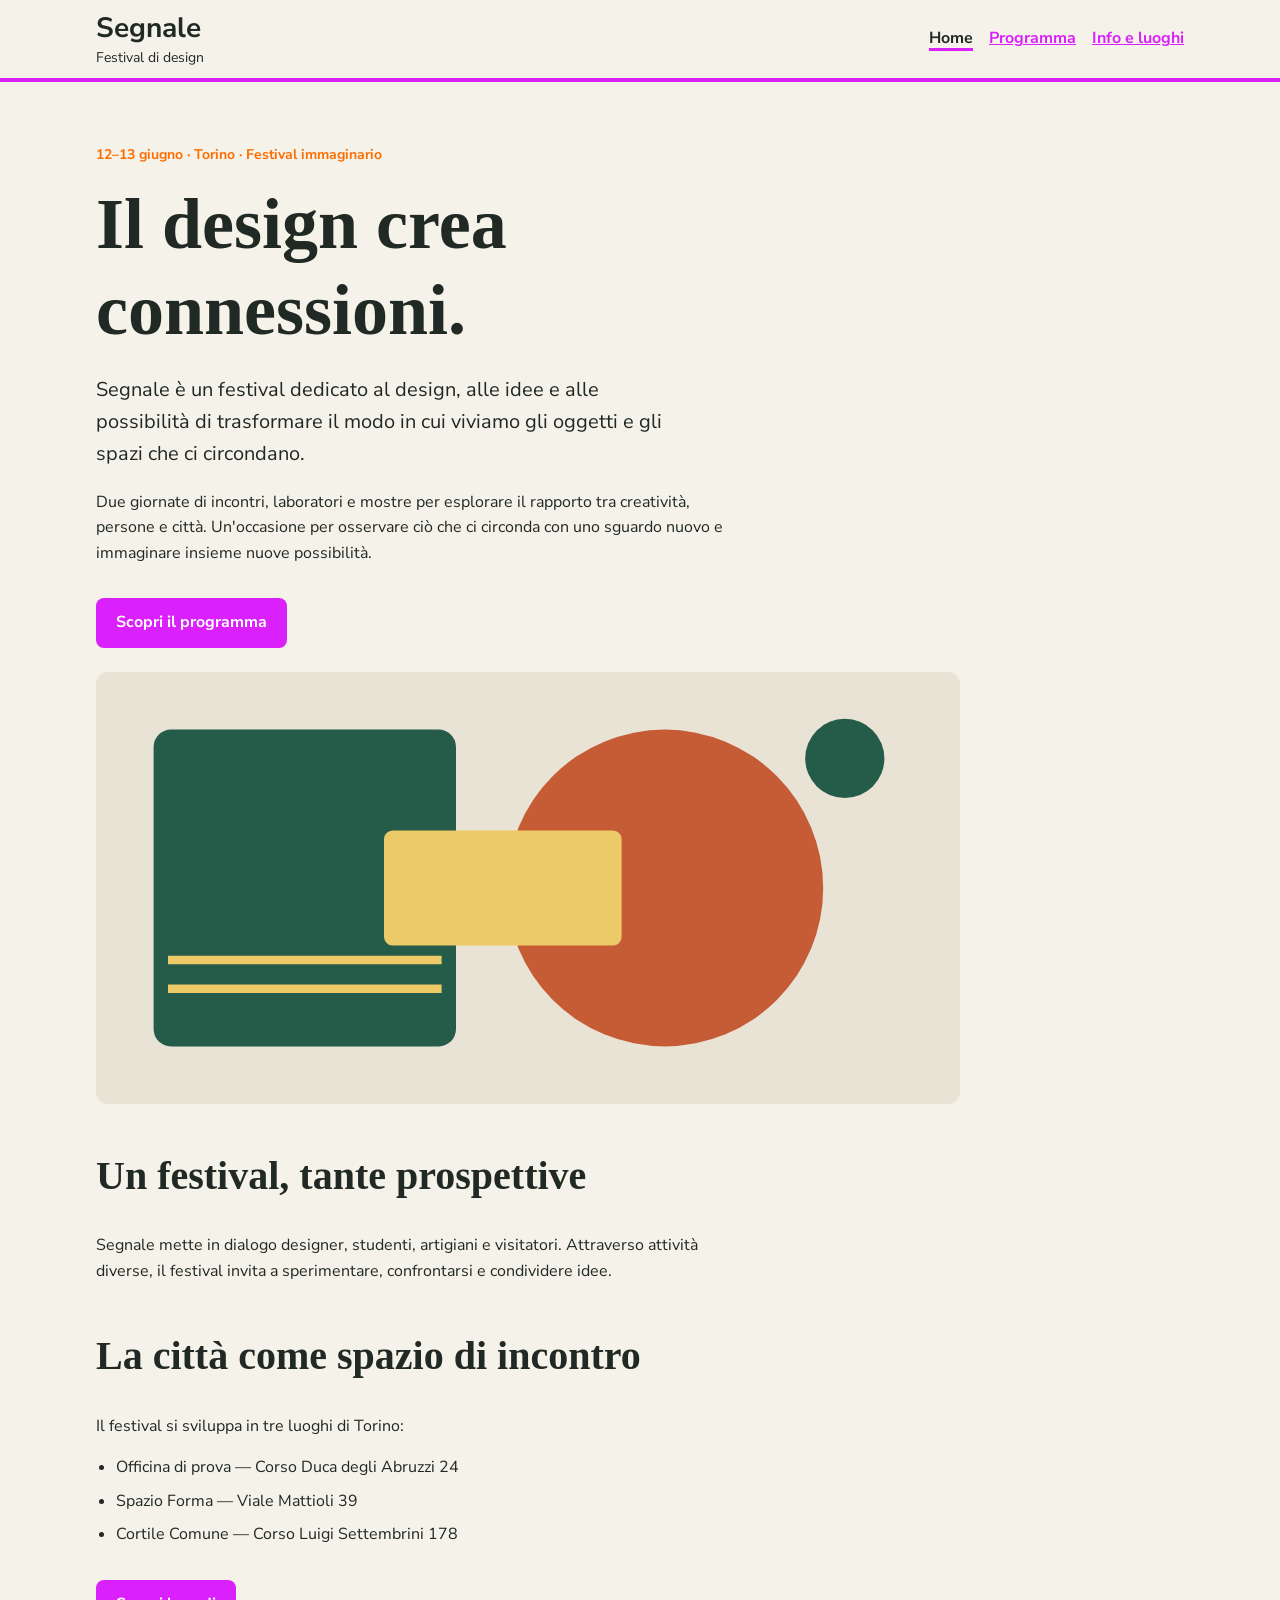
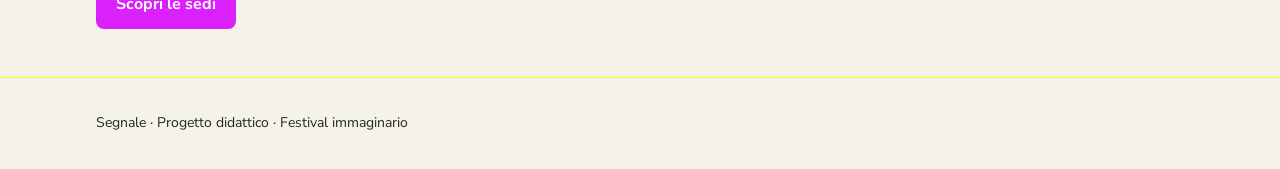
<file: index.html>
<!doctype html>
<html lang="it">
<head>
  <meta charset="utf-8">
  <meta name="viewport" content="width=device-width, initial-scale=1">

  <title>Segnale — Festival di design</title>

  <link rel="preconnect" href="https://fonts.googleapis.com">
  <link rel="preconnect" href="https://fonts.gstatic.com" crossorigin>
  <link href="https://fonts.googleapis.com/css2?family=Nunito+Sans:wght@400;700&display=swap" rel="stylesheet">

  <link rel="stylesheet" href="style.css">
</head>

<body>
  <a class="skip-link" href="#contenuto">Vai al contenuto</a>

  <header class="site-header">
    <div class="container header-content">
      <a class="brand" href="index.html">
        Segnale
        <span>Festival di design</span>
      </a>

      <nav aria-label="Navigazione principale">
        <a href="index.html" aria-current="page">Home</a>
        <a href="programma.html">Programma</a>
        <a href="info.html">Info e luoghi</a>
      </nav>
    </div>
  </header>

  <main id="contenuto" class="container">

    <section class="intro" aria-labelledby="titolo-home">
      <p class="eyebrow">12–13 giugno · Torino · Festival immaginario</p>

      <h1 id="titolo-home">
        Il design crea connessioni.
      </h1>

      <p class="lead">
        Segnale è un festival dedicato al design, alle idee e
        alle possibilità di trasformare il modo in cui viviamo
        gli oggetti e gli spazi che ci circondano.
      </p>

      <p class="reading-text">
        Due giornate di incontri, laboratori e mostre per
        esplorare il rapporto tra creatività, persone e città.
        Un'occasione per osservare ciò che ci circonda con
        uno sguardo nuovo e immaginare insieme nuove possibilità.
      </p>

      <a class="button-link" href="programma.html">
        Scopri il programma
      </a>

      <img
        class="festival-image"
        src="assets/festival.svg"
        alt="Illustrazione grafica del festival Segnale"
        width="900"
        height="600"
      >
    </section>

    <section class="content-section" aria-labelledby="titolo-festival">
      <h2 id="titolo-festival">Un festival, tante prospettive</h2>

      <p class="reading-text">
        Segnale mette in dialogo designer, studenti, artigiani
        e visitatori. Attraverso attività diverse, il festival
        invita a sperimentare, confrontarsi e condividere idee.
      </p>
    </section>

    <section class="content-section" aria-labelledby="titolo-luoghi">
      <h2 id="titolo-luoghi">La città come spazio di incontro</h2>

      <p>
        Il festival si sviluppa in tre luoghi di Torino:
      </p>

      <ul class="venues">
        <li>Officina di prova — Corso Duca degli Abruzzi 24</li>
        <li>Spazio Forma — Viale Mattioli 39</li>
        <li>Cortile Comune — Corso Luigi Settembrini 178</li>
      </ul>

      <a class="button-link" href="info.html">
        Scopri le sedi
      </a>
    </section>

  </main>

  <footer class="site-footer">
    <div class="container">
      <p>Segnale · Progetto didattico · Festival immaginario</p>
    </div>
  </footer>
</body>
</html>
</file>
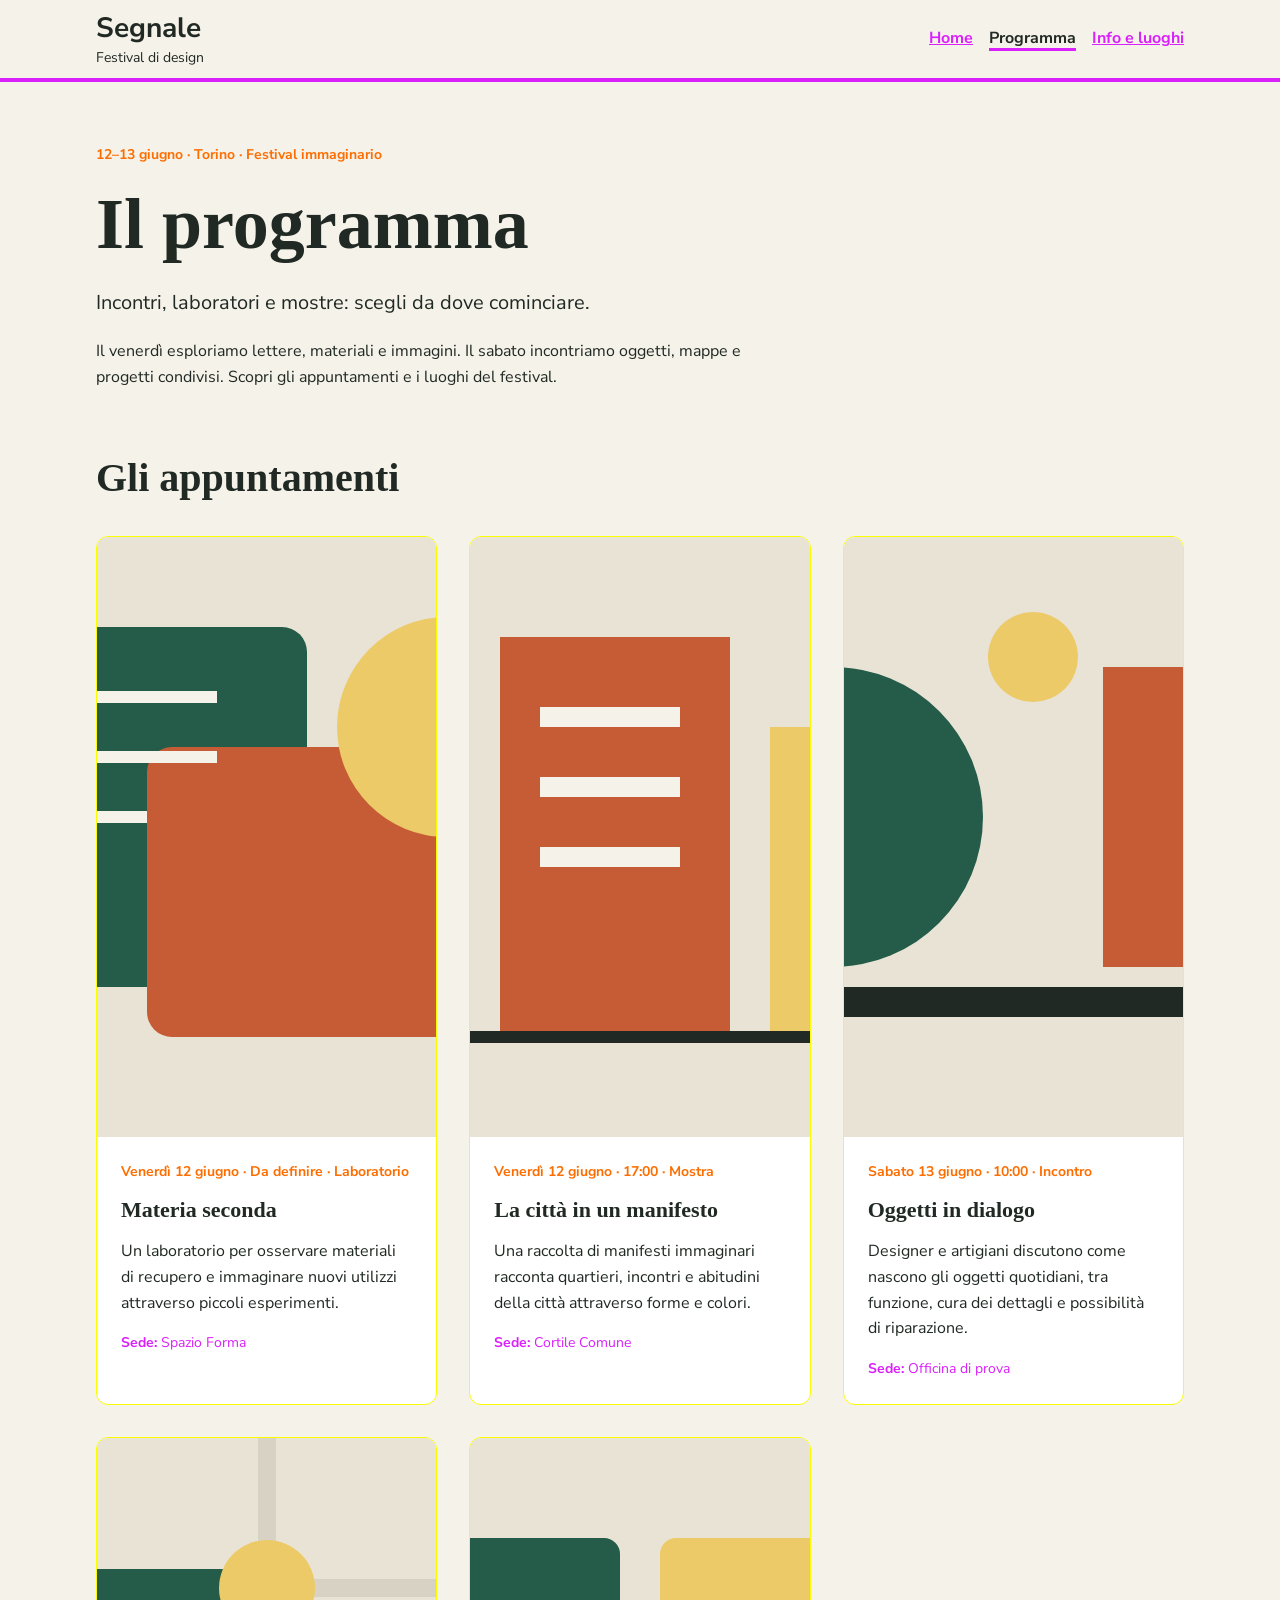
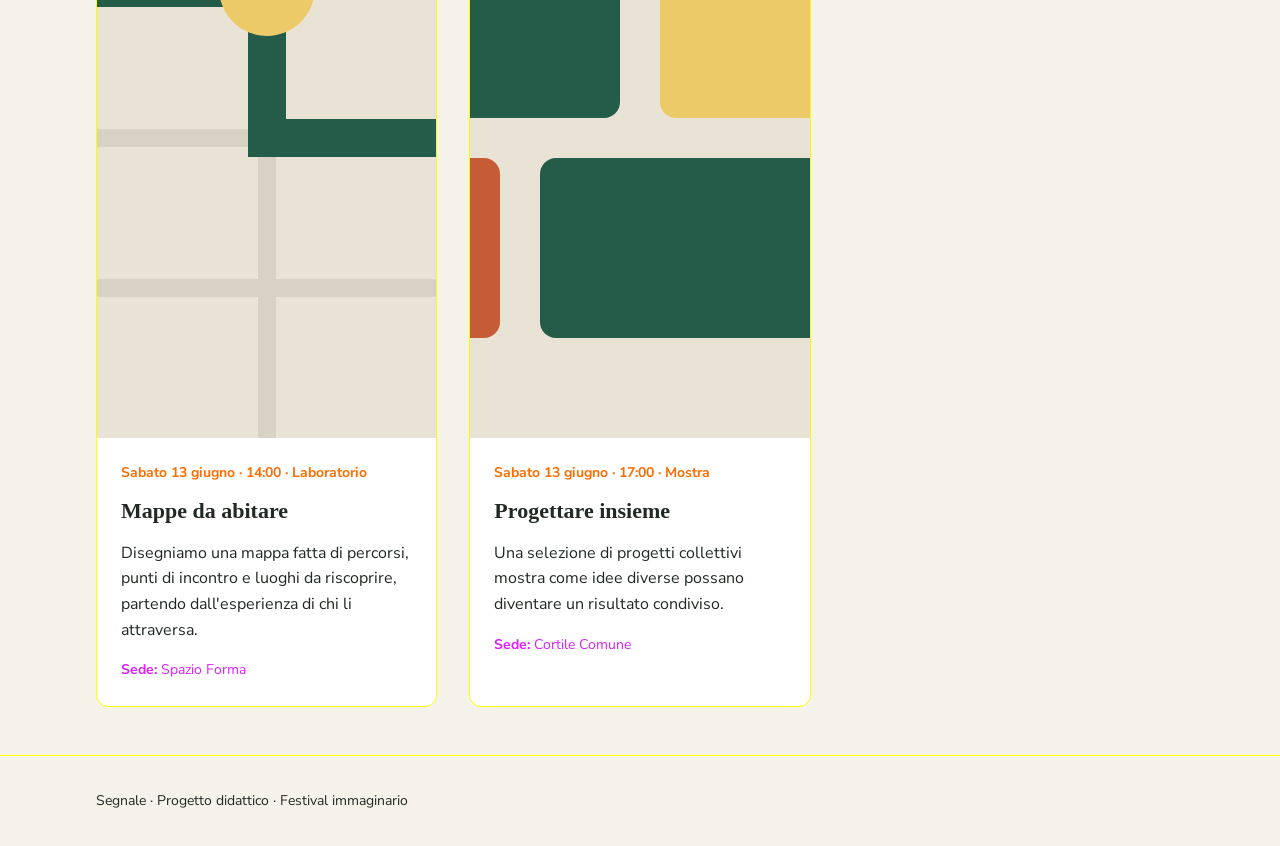
<file: programma.html>
<!doctype html>
<html lang="it">
<head>
  <meta charset="utf-8">
  <meta name="viewport" content="width=device-width, initial-scale=1">

  <title>Programma — Segnale</title>

  <link rel="preconnect" href="https://fonts.googleapis.com">
  <link rel="preconnect" href="https://fonts.gstatic.com" crossorigin>
  <link href="https://fonts.googleapis.com/css2?family=Nunito+Sans:wght@400;700&display=swap" rel="stylesheet">

  <link rel="stylesheet" href="style.css">
</head>

<body>
  <a class="skip-link" href="#contenuto">Vai al contenuto</a>

  <header class="site-header">
    <div class="container header-content">
      <a class="brand" href="index.html">
        Segnale
        <span>Festival di design</span>
      </a>

      <nav aria-label="Navigazione principale">
        <a href="index.html">Home</a>
        <a href="programma.html" aria-current="page">Programma</a>
        <a href="info.html">Info e luoghi</a>
      </nav>
    </div>
  </header>

  <main id="contenuto" class="container">

    <section class="intro" aria-labelledby="titolo-programma">
      <p class="eyebrow">12–13 giugno · Torino · Festival immaginario</p>

      <h1 id="titolo-programma">Il programma</h1>

      <p class="lead">
        Incontri, laboratori e mostre: scegli da dove cominciare.
      </p>

      <p class="reading-text">
        Il venerdì esploriamo lettere, materiali e immagini.
        Il sabato incontriamo oggetti, mappe e progetti condivisi.
        Scopri gli appuntamenti e i luoghi del festival.
      </p>
    </section>

    <section class="content-section" aria-labelledby="titolo-eventi">
      <h2 id="titolo-eventi">Gli appuntamenti</h2>

      <div class="event-grid" id="event-grid">
        <p id="messaggio-eventi" role="status" aria-live="polite">
          Caricamento degli appuntamenti…
        </p>
      </div>
    </section>

  </main>

  <footer class="site-footer">
    <div class="container">
      <p>Segnale · Progetto didattico · Festival immaginario</p>
    </div>
  </footer>

  <script src="programma.js" defer></script>
</body>
</html>
</file>
<file: style.css>
:root {
  --colore-primario: #DA20FB;
  --colore-primario-scuro: #FD6E02;
  --colore-sfondo: #F5F2E9;
  --colore-testo: #202923;
  --colore-giallo: #FAFE00;
  --font-testo: "Nunito Sans", Arial, sans-serif;
  --font-titoli: Georgia, "Times New Roman", serif;
}

* {
  box-sizing: border-box;
}

html {
  scroll-behavior: smooth;
}

body {
  margin: 0;
  background: var(--colore-sfondo);
  color: var(--colore-testo);
  font-family: var(--font-testo);
  font-size: 1rem;
  line-height: 1.6;
}

img {
  max-width: 100%;
}

a {
  color: var(--colore-primario);
}

a:hover {
  text-decoration: underline;
}

a:focus-visible,
button:focus-visible {
  outline: 3px solid var(--colore-testo);
  outline-offset: 3px;
}

.container {
  width: 92%;
  max-width: 68rem;
  margin: 0 auto;
}

/* Link per saltare direttamente al contenuto */

.skip-link {
  position: absolute;
  top: -6rem;
  left: 1rem;
  z-index: 1001;
  padding: .75rem 1rem;
  background: white;
  color: var(--colore-testo);
}

.skip-link:focus {
  top: 1rem;
}

/* Intestazione */

.site-header {
  position: sticky;
  top: 0;
  z-index: 1000;
  padding: .75rem 0;
  border-bottom: 4px solid var(--colore-primario);
  background: var(--colore-sfondo);
}

.header-content {
  display: flex;
  flex-direction: column;
  align-items: flex-start;
  gap: .5rem;
}

.brand {
  display: inline-block;
  color: var(--colore-testo);
  font-size: 1.75rem;
  font-weight: bold;
  line-height: 1.2;
  text-decoration: none;
}

.brand span {
  display: block;
  margin-top: .25rem;
  font-size: .875rem;
  font-weight: normal;
}

nav {
  display: flex;
  flex-direction: column;
  gap: .25rem;
}

nav a {
  display: inline-block;
  padding: .25rem 0;
  font-weight: 700;
}

nav a[aria-current="page"] {
  color: var(--colore-testo);
  text-decoration: underline;
  text-decoration-color: var(--colore-primario);
  text-decoration-thickness: 3px;
  text-underline-offset: 5px;
}

/* Testi e titoli */

h1,
h2,
h3 {
  font-family: var(--font-titoli);
  line-height: 1.2;
}

h1 {
  max-width: 18ch;
  margin: .75rem 0 1.25rem;
  font-size: clamp(2.5rem, 7vw, 4.5rem);
}

h2 {
  margin-top: 0;
  font-size: clamp(1.75rem, 4vw, 2.5rem);
}

h3 {
  margin: .5rem 0 .75rem;
  font-size: 1.375rem;
}

.eyebrow,
.event-meta {
  color: var(--colore-primario-scuro);
  font-size: .875rem;
  font-weight: 700;
}

.intro {
  padding: 3rem 0 1rem;
}

.lead {
  max-width: 48ch;
  font-size: 1.25rem;
}

.reading-text {
  max-width: 65ch;
}

.content-section {
  margin: 2rem 0 3rem;
}

/* Link in forma di pulsante */

.button-link {
  display: inline-block;
  margin-top: 1rem;
  padding: .75rem 1.25rem;
  border-radius: .5rem;
  background: var(--colore-primario);
  color: white;
  font-weight: 700;
  text-decoration: none;
}

.button-link:hover {
  background: var(--colore-primario-scuro);
  color: white;
  text-decoration: none;
}

/* Immagini e sedi */

.festival-image {
  display: block;
  width: 100%;
  max-width: 54rem;
  height: auto;
  margin-top: 1.5rem;
  border-radius: .75rem;
}

.venues {
  padding-left: 1.25rem;
}

.venues li {
  margin-bottom: .5rem;
}

.venue-addresses {
  padding-left: 1.25rem;
}

.venue-addresses li {
  margin-bottom: 1rem;
}

/* Programma */

.event-grid {
  display: grid;
  grid-template-columns: 1fr;
  gap: 2rem;
}

.event-card {
  overflow: hidden;
  border: 1px solid var(--colore-giallo);
  border-radius: .75rem;
  background: white;
}

.event-card img {
  display: block;
  width: 100%;
  aspect-ratio: 3 / 2;
  object-fit: cover;
}

.event-body {
  padding: 1.5rem;
}

.event-meta {
  margin-top: 0;
}

.event-place {
  margin-bottom: 0;
  color: var(--colore-primario);
  font-size: .875rem;
}

/* Galleria */

.luoghi-swiper {
  position: relative;
  overflow: hidden;
  border-radius: .75rem;
}

.venue-slide {
  margin: 0;
}

.venue-slide img {
  display: block;
  width: 100%;
  aspect-ratio: 16 / 9;
  object-fit: cover;
}

.venue-slide figcaption {
  padding: .75rem 1rem;
  background: white;
  font-weight: 700;
}

.swiper-controls {
  display: flex;
  justify-content: space-between;
  gap: 1rem;
  padding: .75rem 0;
}

.swiper-button-prev,
.swiper-button-next {
  position: static !important;
  width: 3rem !important;
  height: 3rem !important;
  margin: 0 !important;
  border: 0;
  border-radius: 50%;
  background: var(--colore-primario);
  color: white;
}

.swiper-button-prev::after,
.swiper-button-next::after {
  font-size: 1rem !important;
  font-weight: bold;
}

.swiper-button-prev:hover,
.swiper-button-next:hover {
  background: var(--colore-primario-scuro);
}

/* Mappa */

.map-frame {
  width: 100%;
  min-height: 24rem;
  overflow: hidden;
  border-radius: .75rem;
}

.map-frame iframe {
  display: block;
  width: 100%;
  height: 24rem;
  border: 0;
}

/* Meteo */

.weather-box {
  padding: 1.5rem;
  border-left: 5px solid var(--colore-primario);
  border-radius: .5rem;
  background: white;
}

.weather-data {
  display: flex;
  flex-wrap: wrap;
  gap: 1.5rem;
}

.weather-data p {
  margin-bottom: 0;
}

/* Footer */

.site-footer {
  margin-top: 3rem;
  padding: 1.25rem 0;
  border-top: 1px solid var(--colore-giallo);
  color: var(--colore-testo);
  font-size: .875rem;
}

/* Responsive */

@media (min-width: 600px) {
  .header-content {
    flex-direction: row;
    align-items: center;
    justify-content: space-between;
    gap: 1rem;
  }

  nav {
    flex-direction: row;
    flex-wrap: wrap;
    gap: 1rem;
  }

  .event-grid {
    grid-template-columns: repeat(2, minmax(0, 1fr));
  }
}

@media (min-width: 1024px) {
  .event-grid {
    grid-template-columns: repeat(3, minmax(0, 1fr));
  }
}
</file>
